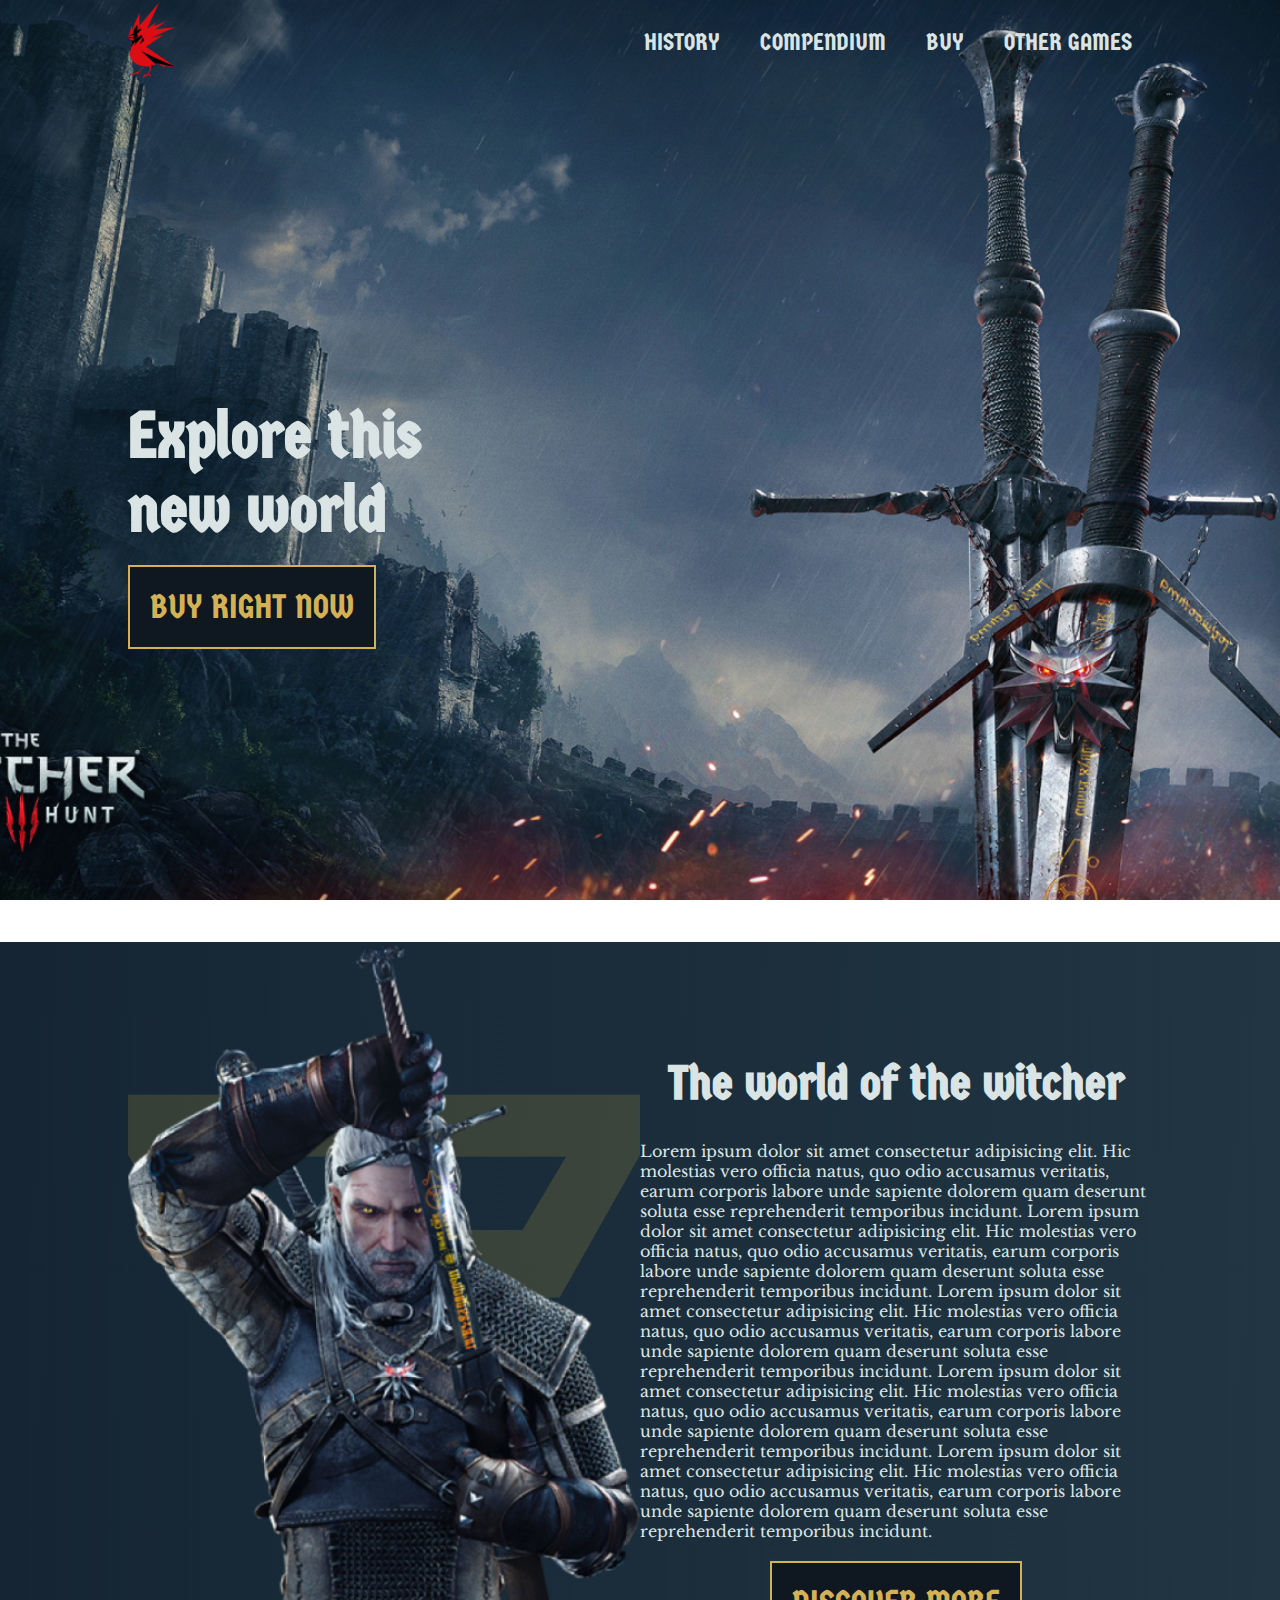
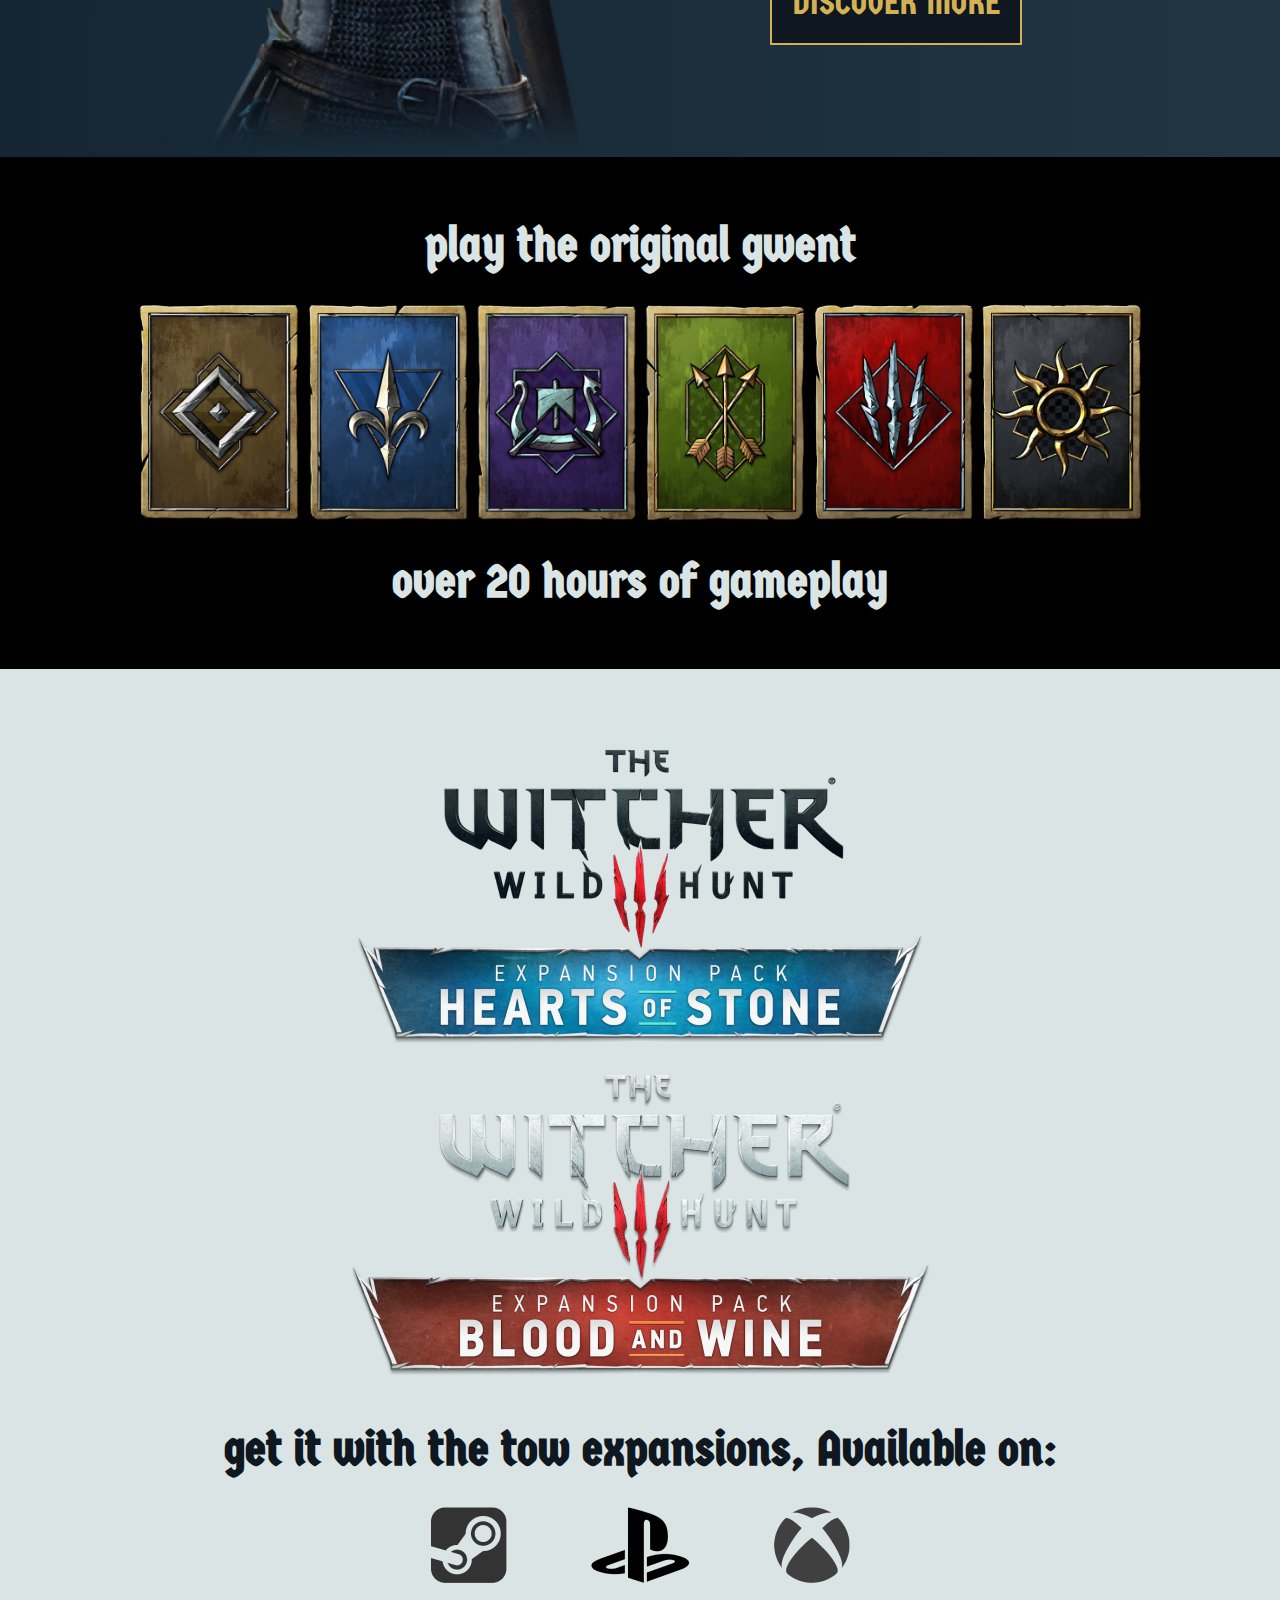
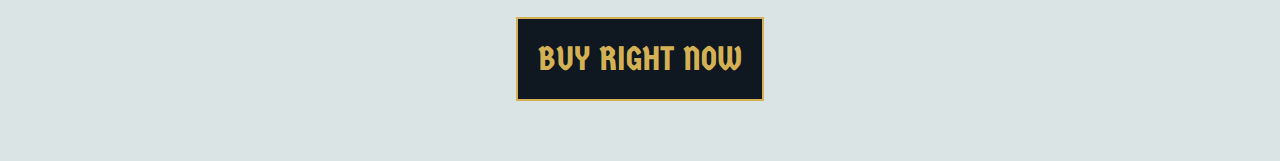
<file: index.html>
<!DOCTYPE html>
<html lang="en">

<head>
  <meta charset="UTF-8">
  <meta name="viewport" content="width=device-width, initial-scale=1.0">
  <meta http-equiv="X-UA-Compatible" content="ie=edge">
  <link rel="stylesheet" href="style.css">
  <link href="https://fonts.googleapis.com/css?family=Germania+One|Libre+Baskerville:400,700" rel="stylesheet">
  <title>The Witcher</title>
</head>

<body>
  <header class="home-header">
    <div class="container">
      <menu>
        <a class="index.html" ><img src="img/logo.png" alt=""></a>
        <ul>
          <li>
            <a href="history.html">history</a>
          </li>
          <li>
            <a href="compendium.html">compendium</a>
          </li>
          <li>
            <a href="buy.html">buy</a>
          </li>
          <li>
            <a href="other.html">other games</a>
          </li>
        </ul>
      </menu>
      <div class="home-text">
        <h1>Explore this new world</h1>
        <a href="" class="button">buy right now</a>
      </div>
    </div>
  </header>
  <section class="witcher-article">
    <div class="container article">
      <div class="geralt-img">
        <img src="img/geralt-home.png" alt="">
      </div>
      <article class="article-body">
        <h2>The world of the witcher</h2>
        <p class="text-article">Lorem ipsum dolor sit amet consectetur adipisicing elit. Hic molestias vero officia
          natus, quo odio accusamus
          veritatis, earum corporis labore unde sapiente dolorem quam deserunt soluta esse reprehenderit temporibus
          incidunt. Lorem ipsum dolor sit amet consectetur adipisicing elit. Hic molestias vero officia natus, quo odio
          accusamus
          veritatis, earum corporis labore unde sapiente dolorem quam deserunt soluta esse reprehenderit temporibus
          incidunt. Lorem ipsum dolor sit amet consectetur adipisicing elit. Hic molestias vero officia natus, quo odio
          accusamus
          veritatis, earum corporis labore unde sapiente dolorem quam deserunt soluta esse reprehenderit temporibus
          incidunt. Lorem ipsum dolor sit amet consectetur adipisicing elit. Hic molestias vero officia natus, quo odio
          accusamus
          veritatis, earum corporis labore unde sapiente dolorem quam deserunt soluta esse reprehenderit temporibus
          incidunt. Lorem ipsum dolor sit amet consectetur adipisicing elit. Hic molestias vero officia natus, quo odio
          accusamus
          veritatis, earum corporis labore unde sapiente dolorem quam deserunt soluta esse reprehenderit temporibus
          incidunt.</p>
        <a href="" class="button">Discover more</a>
      </article>
    </div>
  </section>

  <section class="gwent">
    <div class="container">
      <h2>play the original gwent</h2>
      <img src="img/gwent-home.png" class="gwent-img" alt="">
      <h2>over 20 hours of gameplay</h2>
    </div>
  </section>

  <footer class="home-footer">
    <div class="container">
      <div class="dlcs" >
        <img src="img/dlc-heart.png" alt="">
        <img src="img/dlc-blood.png" alt="">
      </div>
      <h2>get it with the tow expansions, Available on:</h2>
      <div class="plataforms" >
        <a href=""><img src="img/steam-logo.png" alt=""></a>
        <a href=""><img src="img/ps-logo.png" alt=""></a>
        <a href=""><img src="img/xbox-logo.png" alt=""></a>
      </div>
      <a href="" class="button">buy right now</a>
    </div>
  </footer>
</body>

</html>
</file>
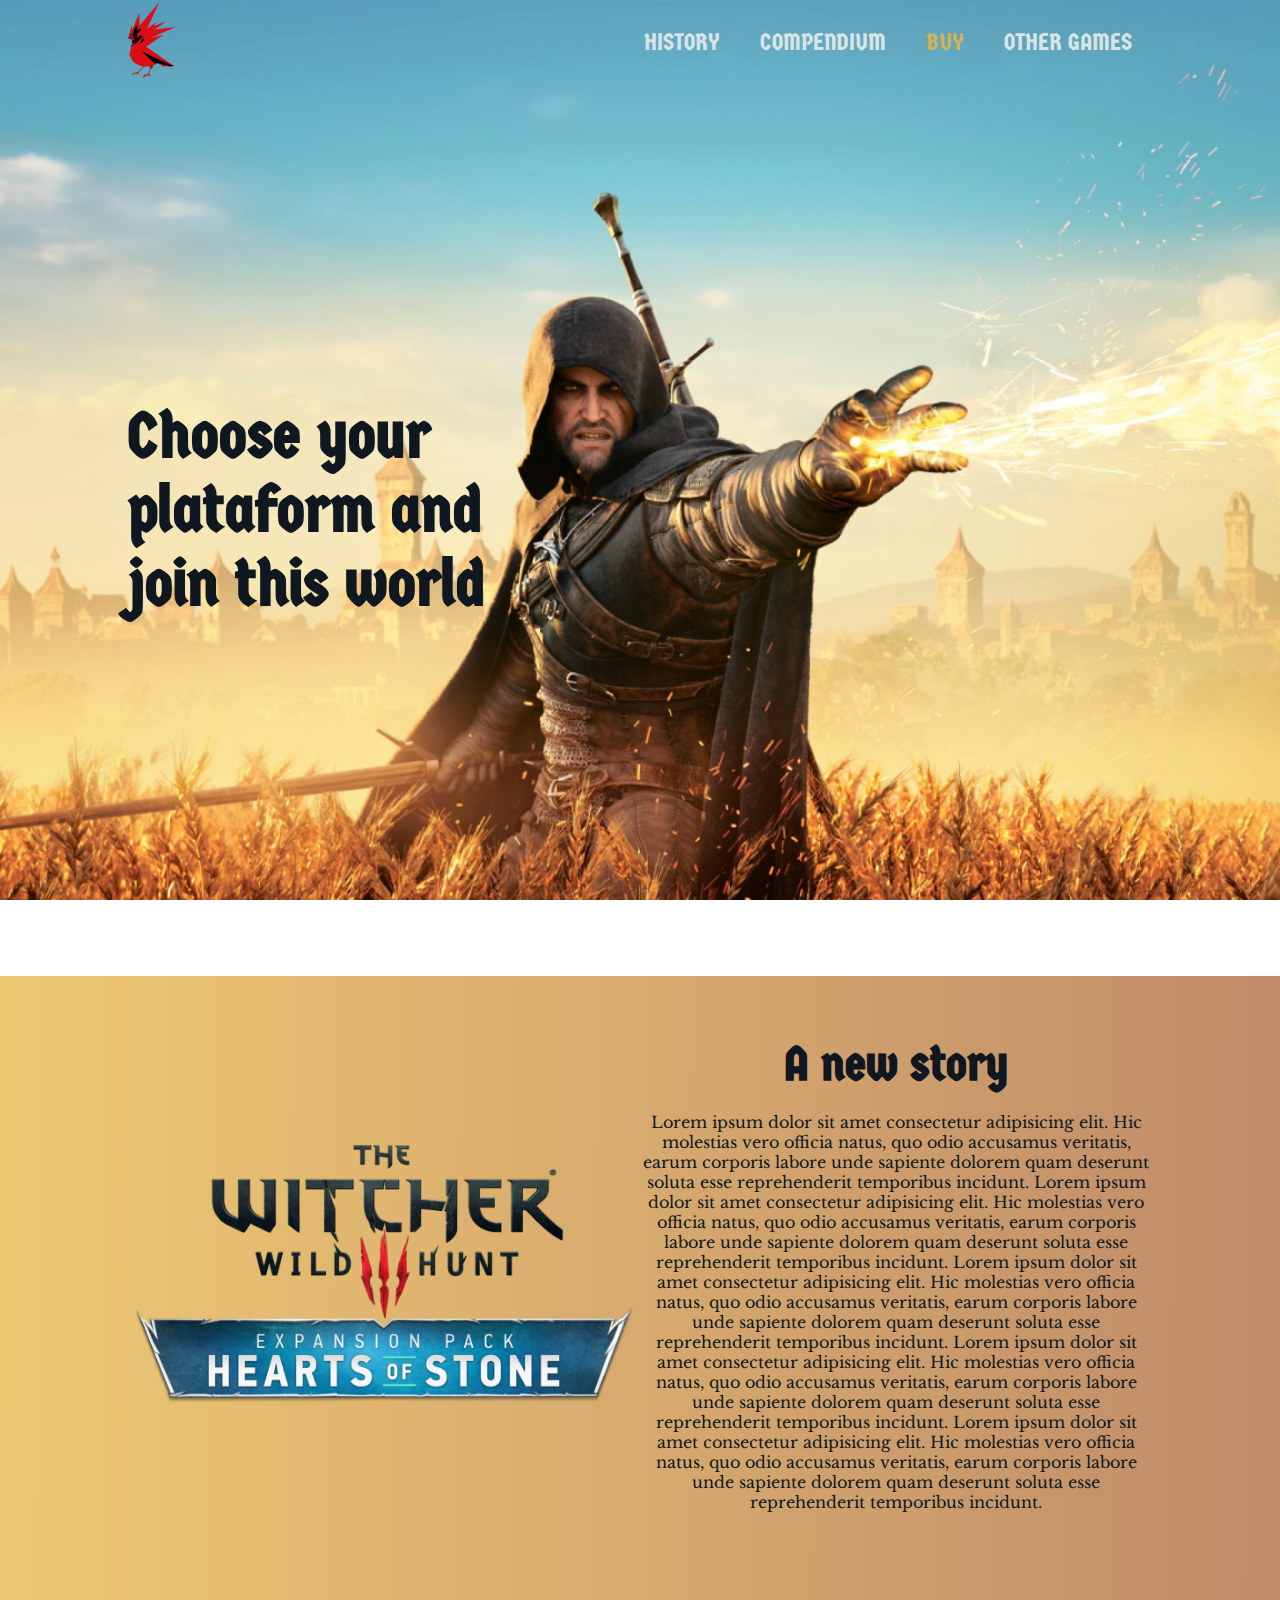
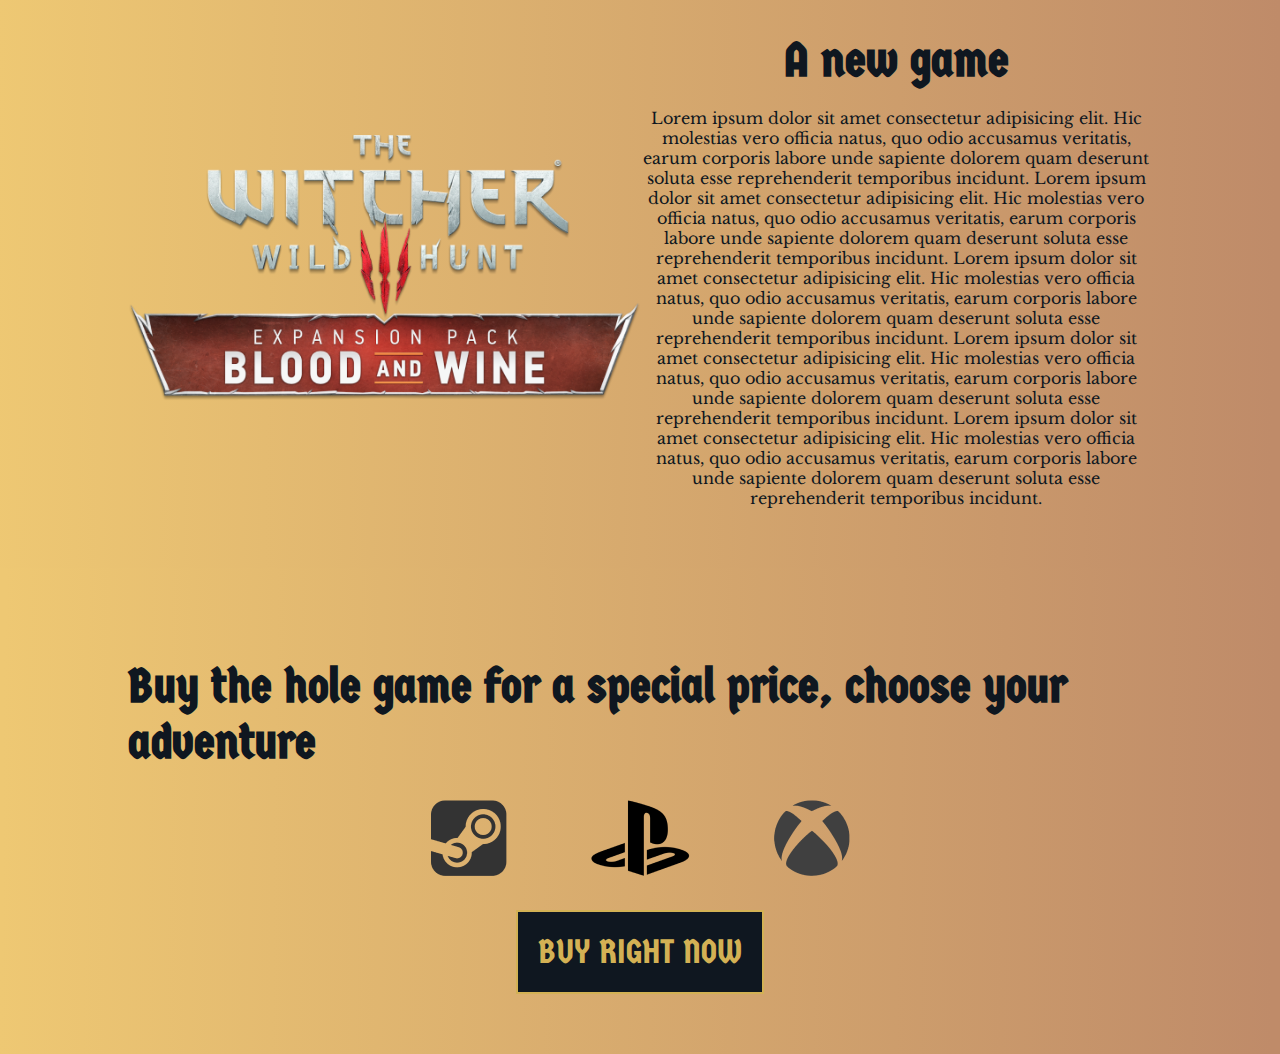
<file: buy.html>
<!DOCTYPE html>
<html lang="en">

<head>
  <meta charset="UTF-8">
  <meta name="viewport" content="width=device-width, initial-scale=1.0">
  <meta http-equiv="X-UA-Compatible" content="ie=edge">
  <link rel="stylesheet" href="style.css">
  <link href="https://fonts.googleapis.com/css?family=Germania+One|Libre+Baskerville:400,700" rel="stylesheet">
  <title>The Witcher</title>
</head>

<body>
  <header class="buy-header">
    <div class="container">
      <menu>
        <a href="index.html" ><img src="img/logo.png" alt=""></a>
        <ul>
          <li>
            <a href="history.html">history</a>
          </li>
          <li>
            <a href="compendium.html">compendium</a>
          </li>
          <li>
            <a href="buy.html" class="active">buy</a>
          </li>
          <li>
            <a href="other.html">other games</a>
          </li>
        </ul>
      </menu>
      <div class="home-text">
        <h1>Choose your plataform and join this world</h1>
      </div>
    </div>
  </header>
  <section class="witcher-buy-article">
    <div class="container article">
      <div class="dlc-img">
        <img src="img/dlc-heart.png" alt="">
      </div>
      <article class="article-body">
        <h2>A new story</h2>
        <p class="text-article">Lorem ipsum dolor sit amet consectetur adipisicing elit. Hic molestias vero officia
          natus, quo odio accusamus
          veritatis, earum corporis labore unde sapiente dolorem quam deserunt soluta esse reprehenderit temporibus
          incidunt. Lorem ipsum dolor sit amet consectetur adipisicing elit. Hic molestias vero officia natus, quo odio
          accusamus
          veritatis, earum corporis labore unde sapiente dolorem quam deserunt soluta esse reprehenderit temporibus
          incidunt. Lorem ipsum dolor sit amet consectetur adipisicing elit. Hic molestias vero officia natus, quo odio
          accusamus
          veritatis, earum corporis labore unde sapiente dolorem quam deserunt soluta esse reprehenderit temporibus
          incidunt. Lorem ipsum dolor sit amet consectetur adipisicing elit. Hic molestias vero officia natus, quo odio
          accusamus
          veritatis, earum corporis labore unde sapiente dolorem quam deserunt soluta esse reprehenderit temporibus
          incidunt. Lorem ipsum dolor sit amet consectetur adipisicing elit. Hic molestias vero officia natus, quo odio
          accusamus
          veritatis, earum corporis labore unde sapiente dolorem quam deserunt soluta esse reprehenderit temporibus
          incidunt.</p>
      </article>
    </div>
    <div class="container article">
      <div class="dlc-img">
        <img src="img/dlc-blood.png" alt="">
      </div>
      <article class="article-body">
        <h2>A new game</h2>
        <p class="text-article">Lorem ipsum dolor sit amet consectetur adipisicing elit. Hic molestias vero officia
          natus, quo odio accusamus
          veritatis, earum corporis labore unde sapiente dolorem quam deserunt soluta esse reprehenderit temporibus
          incidunt. Lorem ipsum dolor sit amet consectetur adipisicing elit. Hic molestias vero officia natus, quo odio
          accusamus
          veritatis, earum corporis labore unde sapiente dolorem quam deserunt soluta esse reprehenderit temporibus
          incidunt. Lorem ipsum dolor sit amet consectetur adipisicing elit. Hic molestias vero officia natus, quo odio
          accusamus
          veritatis, earum corporis labore unde sapiente dolorem quam deserunt soluta esse reprehenderit temporibus
          incidunt. Lorem ipsum dolor sit amet consectetur adipisicing elit. Hic molestias vero officia natus, quo odio
          accusamus
          veritatis, earum corporis labore unde sapiente dolorem quam deserunt soluta esse reprehenderit temporibus
          incidunt. Lorem ipsum dolor sit amet consectetur adipisicing elit. Hic molestias vero officia natus, quo odio
          accusamus
          veritatis, earum corporis labore unde sapiente dolorem quam deserunt soluta esse reprehenderit temporibus
          incidunt.</p>
      </article>
    </div>
  </section>

  <footer class="home-footer buy-footer">
    <div class="container">
      <h2>Buy the hole game for a special price, choose your adventure</h2>
      <div class="plataforms">
        <a href=""><img src="img/steam-logo.png" alt=""></a>
        <a href=""><img src="img/ps-logo.png" alt=""></a>
        <a href=""><img src="img/xbox-logo.png" alt=""></a>
      </div>
      <a href="" class="button">buy right now</a>
    </div>
  </footer>
</body>

</html>
</file>
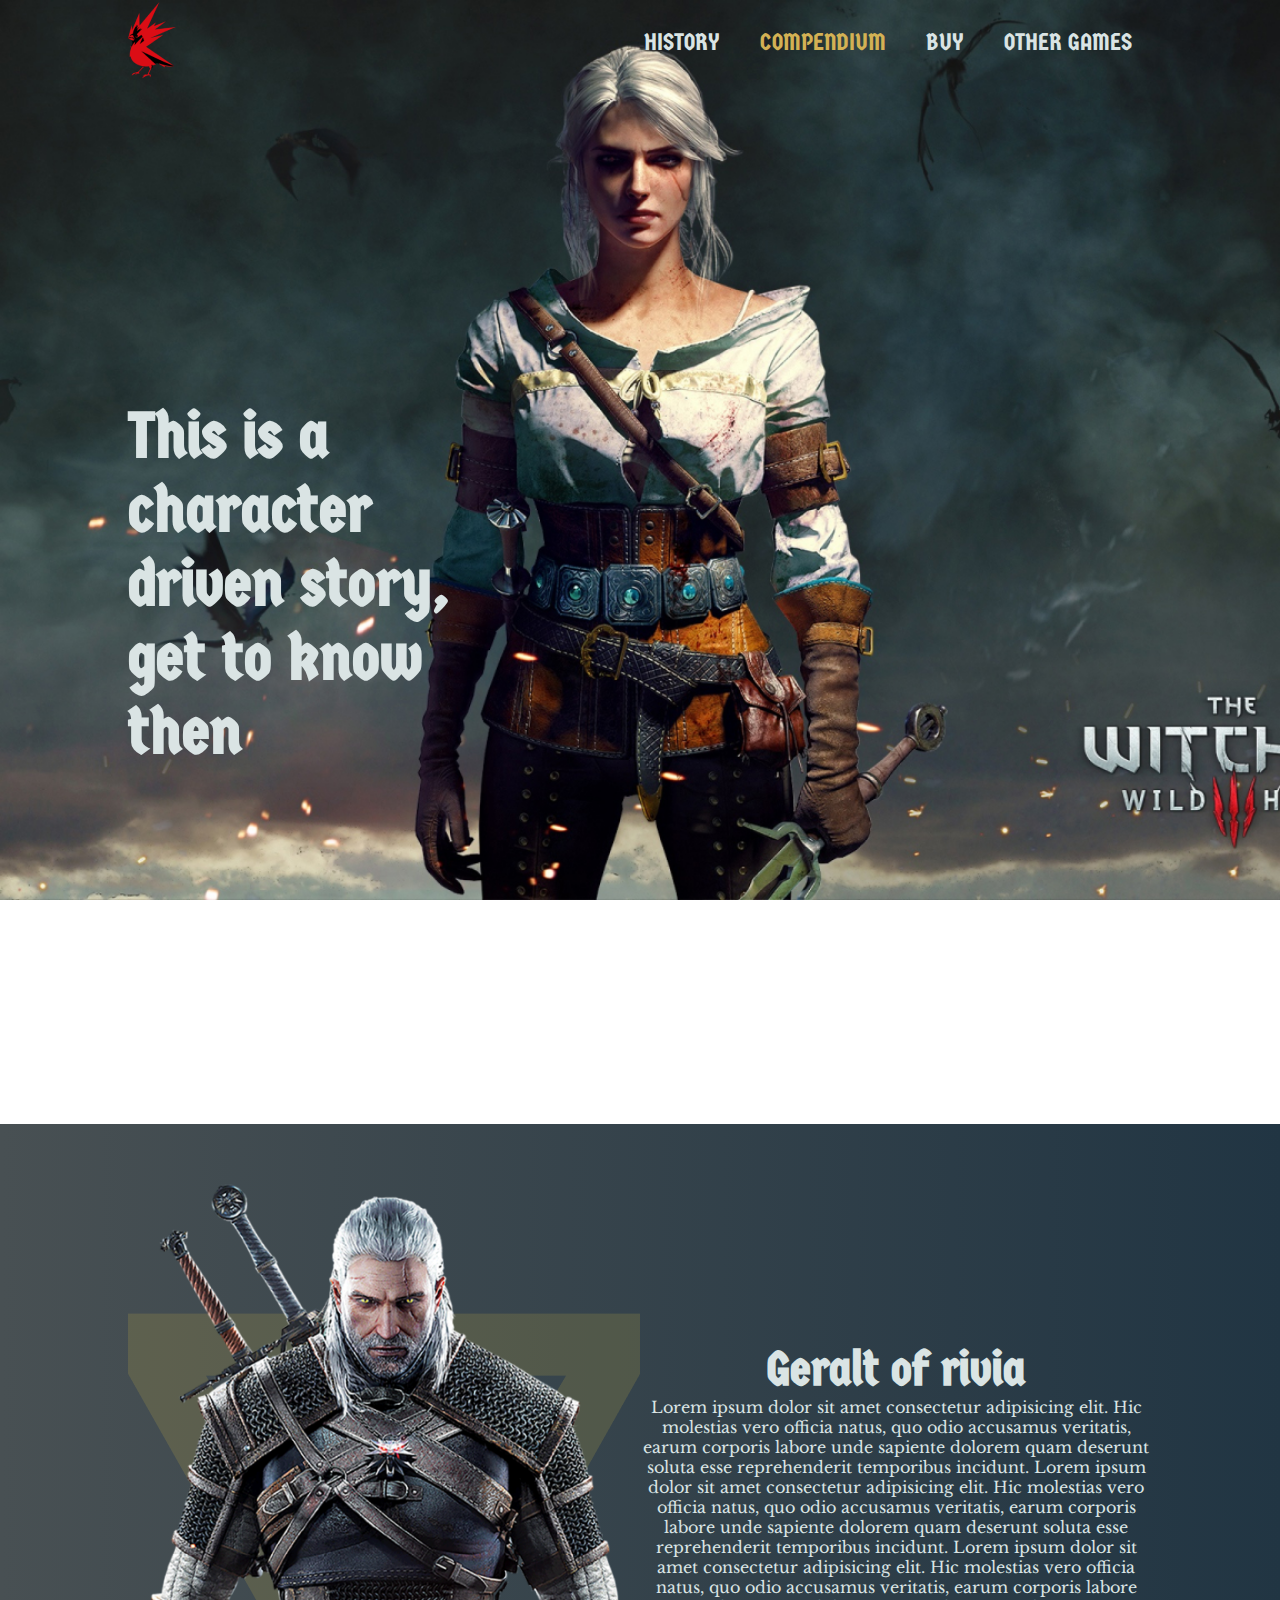
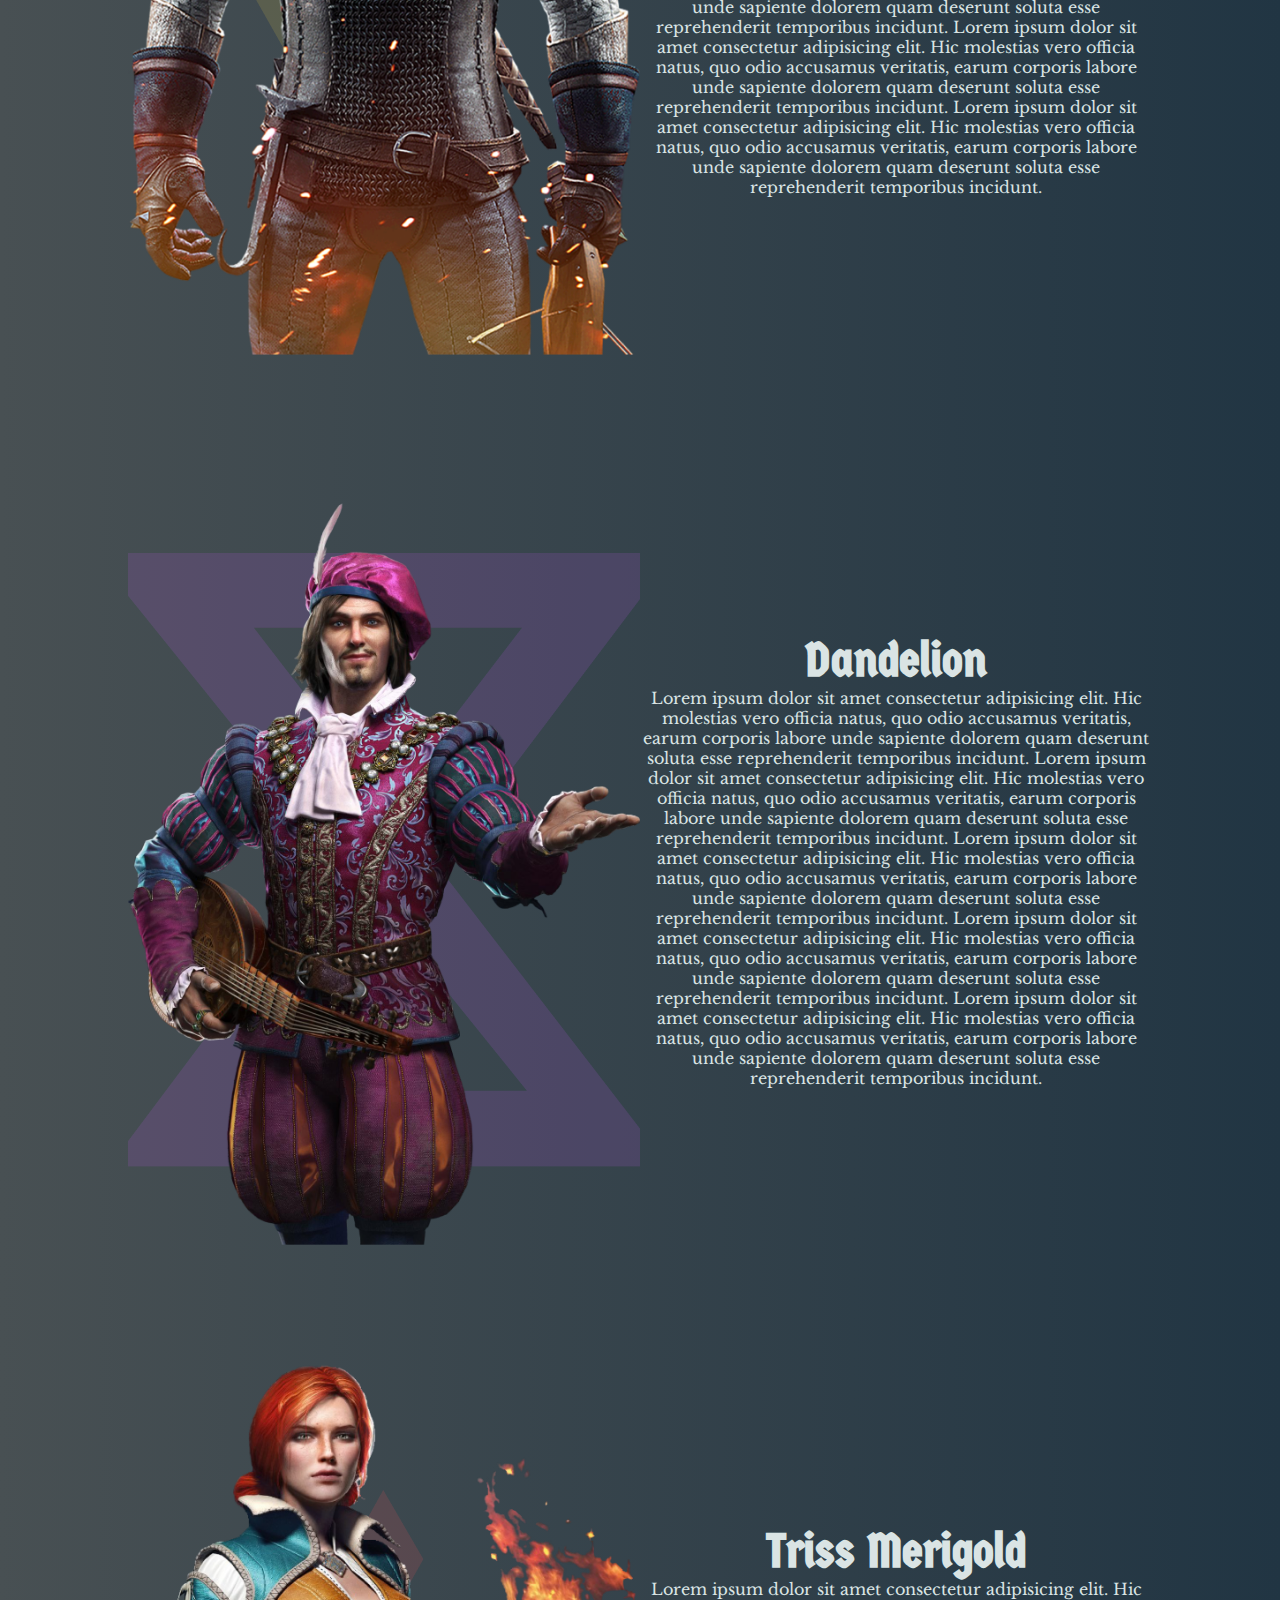
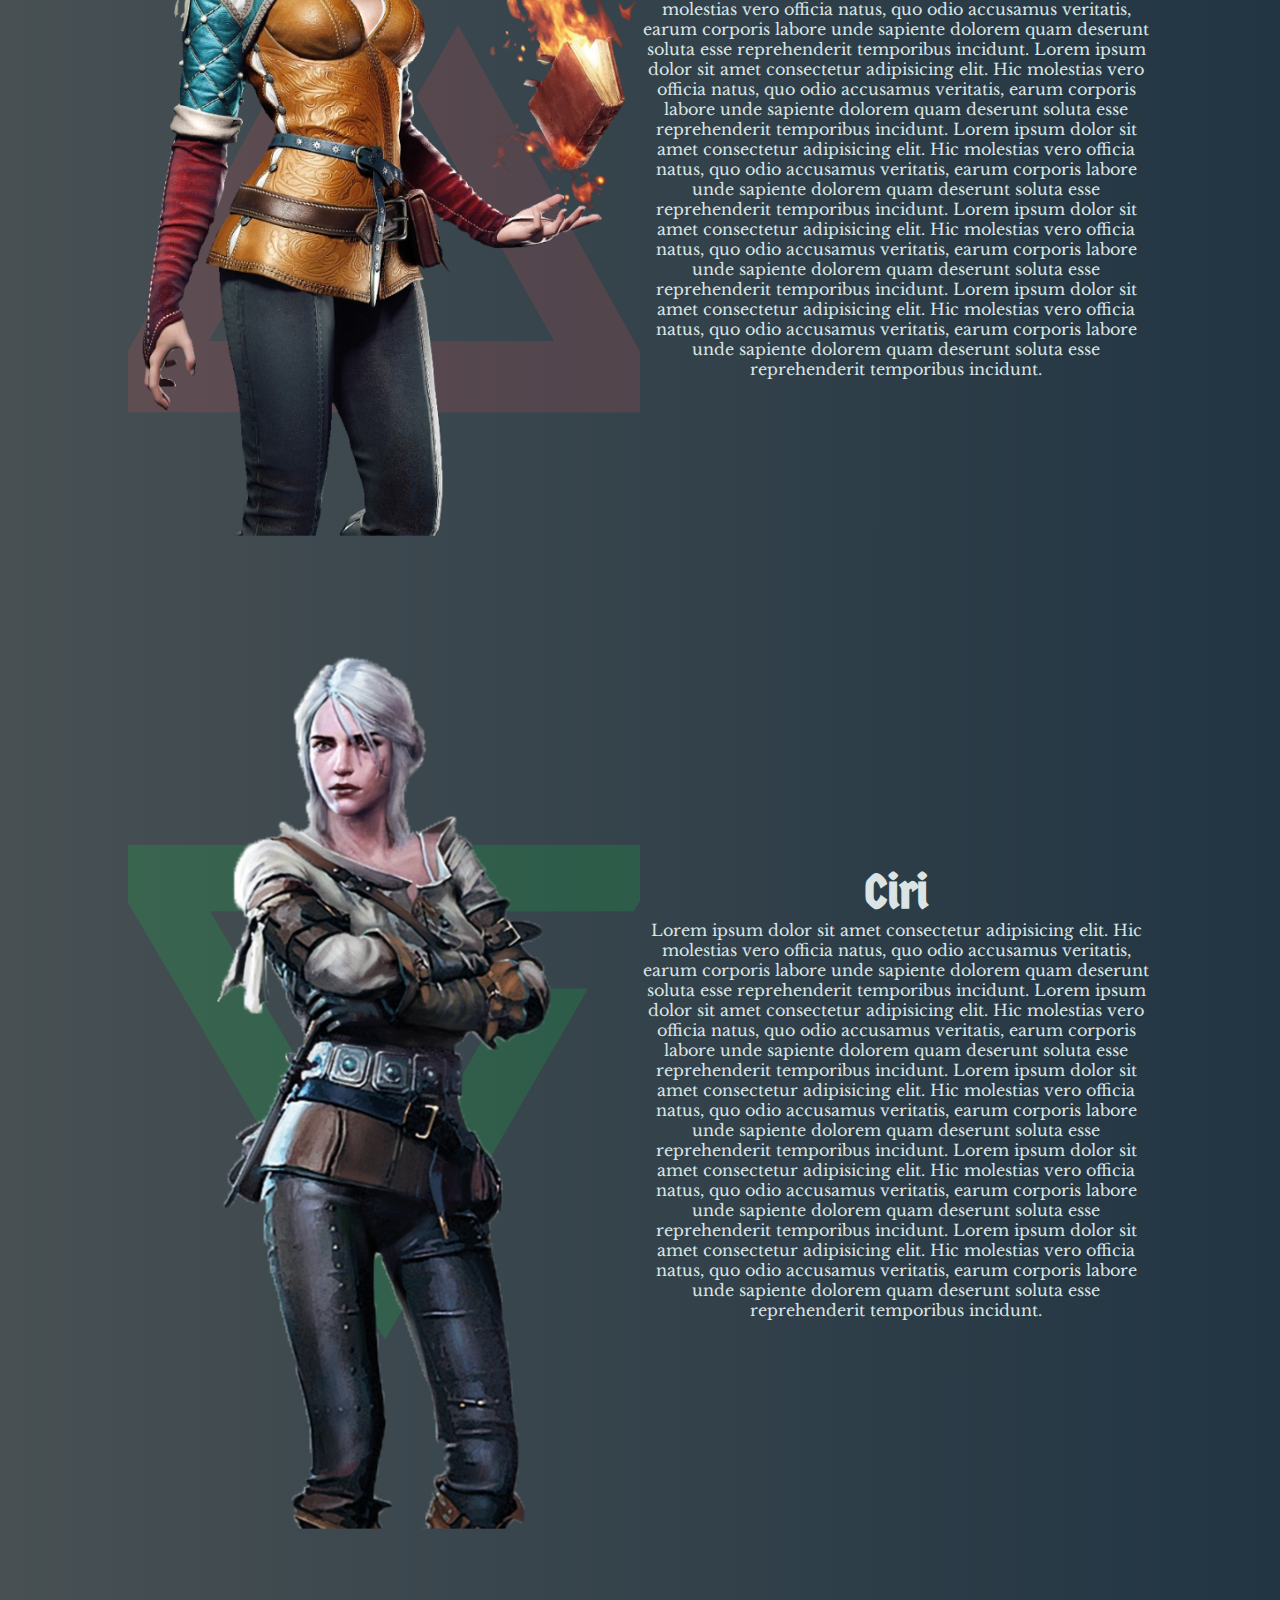
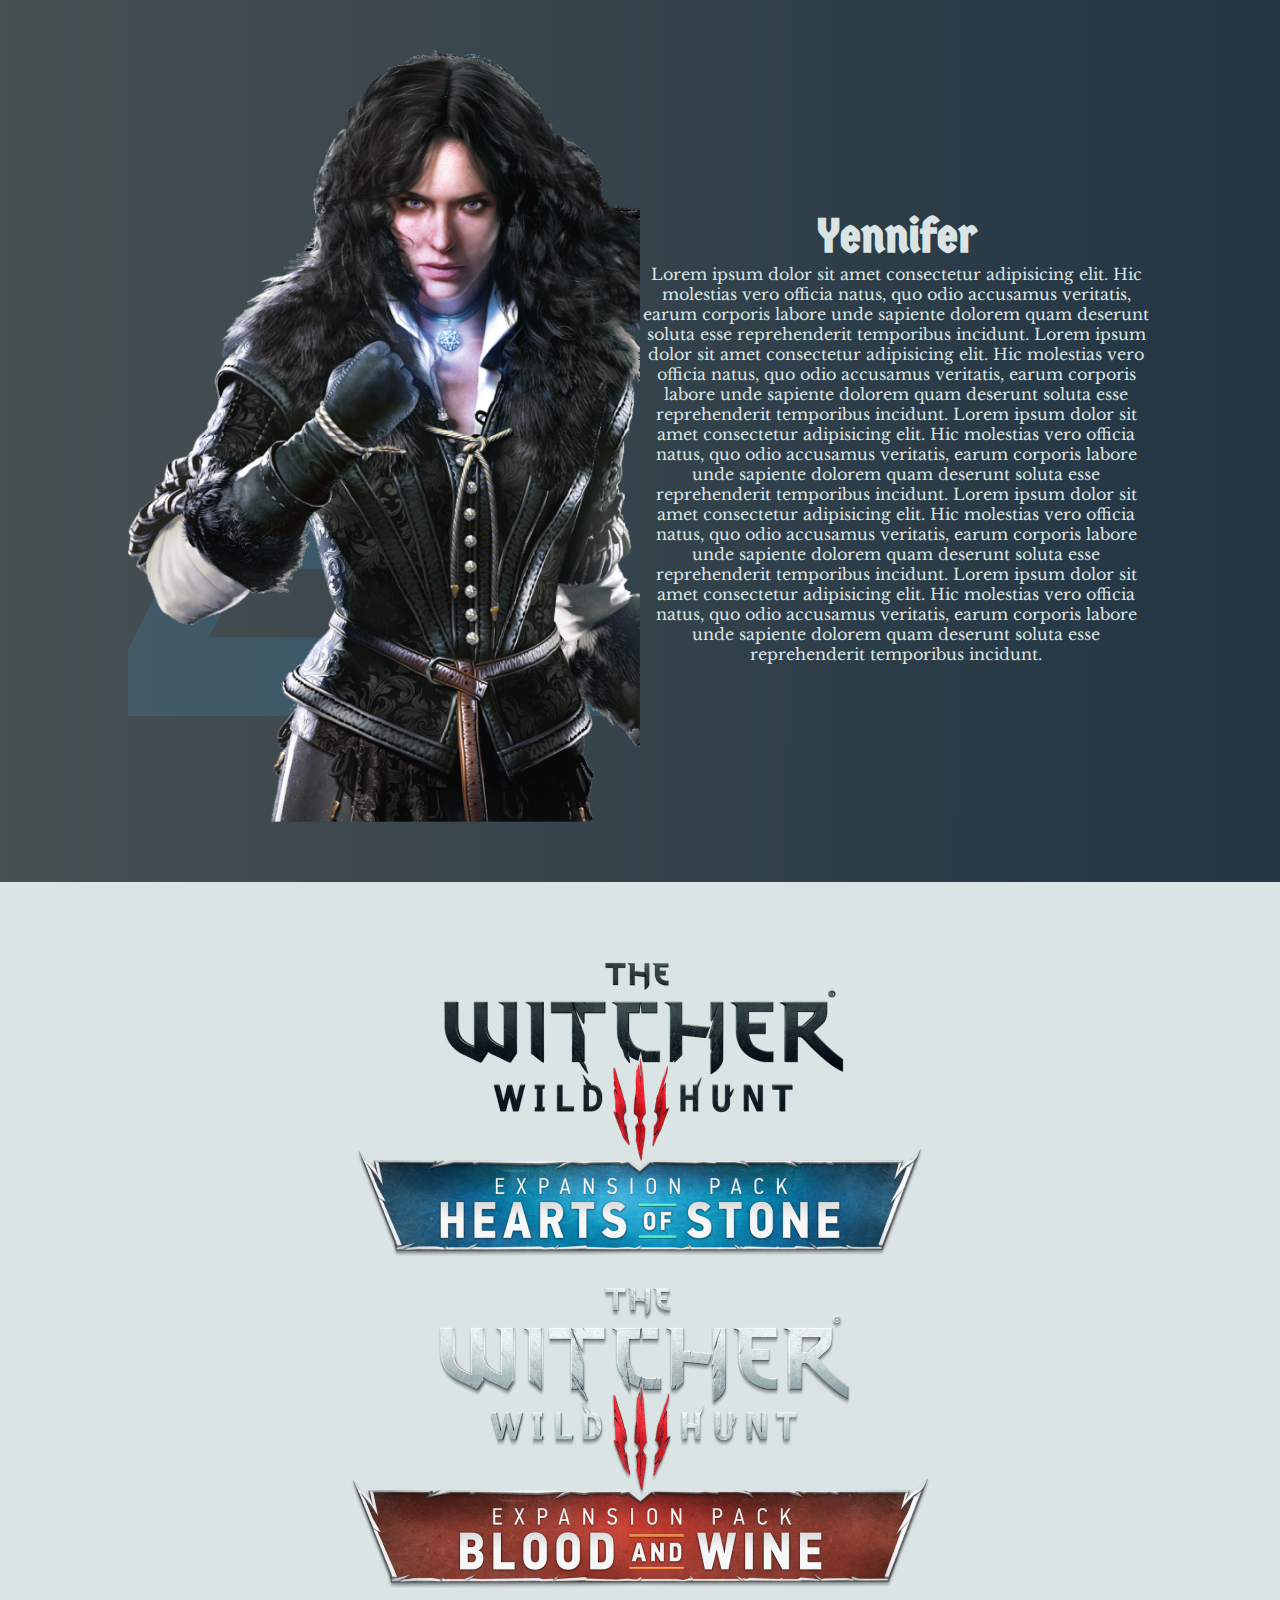
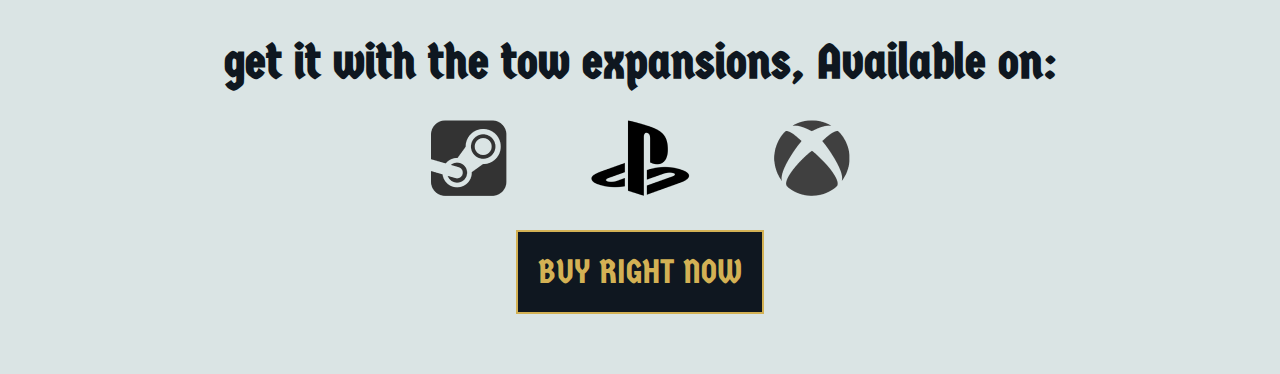
<file: compendium.html>
<!DOCTYPE html>
<html lang="en">

<head>
  <meta charset="UTF-8">
  <meta name="viewport" content="width=device-width, initial-scale=1.0">
  <meta http-equiv="X-UA-Compatible" content="ie=edge">
  <link rel="stylesheet" href="style.css">
  <link href="https://fonts.googleapis.com/css?family=Germania+One|Libre+Baskerville:400,700" rel="stylesheet">
  <title>The Witcher</title>
</head>

<body>
  <header class="compendium-header">
    <div class="container">
      <menu>
        <a href="index.html"><img src="img/logo.png" alt=""></a>
        <ul>
          <li>
            <a href="history.html">history</a>
          </li>
          <li>
            <a href="compendium.html" class="active">compendium</a>
          </li>
          <li>
            <a href="buy.html">buy</a>
          </li>
          <li>
            <a href="other.html">other games</a>
          </li>
        </ul>
      </menu>
      <div class="home-text">
        <h1>This is a character driven story, get to know then</h1>
      </div>
    </div>
  </header>
  <section class="witcher-compendium-article">
    <div class="container article">
      <div class="char-img geralt-img">
        <img src="img/compendium-geralt.png" alt="">
      </div>
      <article class="article-body">
        <h2>Geralt of rivia</h2>
        <p class="text-article">Lorem ipsum dolor sit amet consectetur adipisicing elit. Hic molestias vero officia
          natus, quo odio accusamus
          veritatis, earum corporis labore unde sapiente dolorem quam deserunt soluta esse reprehenderit temporibus
          incidunt. Lorem ipsum dolor sit amet consectetur adipisicing elit. Hic molestias vero officia natus, quo odio
          accusamus
          veritatis, earum corporis labore unde sapiente dolorem quam deserunt soluta esse reprehenderit temporibus
          incidunt. Lorem ipsum dolor sit amet consectetur adipisicing elit. Hic molestias vero officia natus, quo odio
          accusamus
          veritatis, earum corporis labore unde sapiente dolorem quam deserunt soluta esse reprehenderit temporibus
          incidunt. Lorem ipsum dolor sit amet consectetur adipisicing elit. Hic molestias vero officia natus, quo odio
          accusamus
          veritatis, earum corporis labore unde sapiente dolorem quam deserunt soluta esse reprehenderit temporibus
          incidunt. Lorem ipsum dolor sit amet consectetur adipisicing elit. Hic molestias vero officia natus, quo odio
          accusamus
          veritatis, earum corporis labore unde sapiente dolorem quam deserunt soluta esse reprehenderit temporibus
          incidunt.</p>
      </article>
    </div>
    <div class="container article">
      <div class="char-img dandelion-img">
        <img src="img/compendium-dandelion.png" alt="">
      </div>
      <article class="article-body">
        <h2>Dandelion</h2>
        <p class="text-article">Lorem ipsum dolor sit amet consectetur adipisicing elit. Hic molestias vero officia
          natus, quo odio accusamus
          veritatis, earum corporis labore unde sapiente dolorem quam deserunt soluta esse reprehenderit temporibus
          incidunt. Lorem ipsum dolor sit amet consectetur adipisicing elit. Hic molestias vero officia natus, quo odio
          accusamus
          veritatis, earum corporis labore unde sapiente dolorem quam deserunt soluta esse reprehenderit temporibus
          incidunt. Lorem ipsum dolor sit amet consectetur adipisicing elit. Hic molestias vero officia natus, quo odio
          accusamus
          veritatis, earum corporis labore unde sapiente dolorem quam deserunt soluta esse reprehenderit temporibus
          incidunt. Lorem ipsum dolor sit amet consectetur adipisicing elit. Hic molestias vero officia natus, quo odio
          accusamus
          veritatis, earum corporis labore unde sapiente dolorem quam deserunt soluta esse reprehenderit temporibus
          incidunt. Lorem ipsum dolor sit amet consectetur adipisicing elit. Hic molestias vero officia natus, quo odio
          accusamus
          veritatis, earum corporis labore unde sapiente dolorem quam deserunt soluta esse reprehenderit temporibus
          incidunt.</p>
      </article>
    </div>
    <div class="container article">
      <div class="char-img triss-img">
        <img src="img/compendium-triss.png" alt="">
      </div>
      <article class="article-body">
        <h2>Triss Merigold</h2>
        <p class="text-article">Lorem ipsum dolor sit amet consectetur adipisicing elit. Hic molestias vero officia
          natus, quo odio accusamus
          veritatis, earum corporis labore unde sapiente dolorem quam deserunt soluta esse reprehenderit temporibus
          incidunt. Lorem ipsum dolor sit amet consectetur adipisicing elit. Hic molestias vero officia natus, quo odio
          accusamus
          veritatis, earum corporis labore unde sapiente dolorem quam deserunt soluta esse reprehenderit temporibus
          incidunt. Lorem ipsum dolor sit amet consectetur adipisicing elit. Hic molestias vero officia natus, quo odio
          accusamus
          veritatis, earum corporis labore unde sapiente dolorem quam deserunt soluta esse reprehenderit temporibus
          incidunt. Lorem ipsum dolor sit amet consectetur adipisicing elit. Hic molestias vero officia natus, quo odio
          accusamus
          veritatis, earum corporis labore unde sapiente dolorem quam deserunt soluta esse reprehenderit temporibus
          incidunt. Lorem ipsum dolor sit amet consectetur adipisicing elit. Hic molestias vero officia natus, quo odio
          accusamus
          veritatis, earum corporis labore unde sapiente dolorem quam deserunt soluta esse reprehenderit temporibus
          incidunt.</p>
      </article>
    </div>
    <div class="container article">
      <div class="char-img ciri-img">
        <img src="img/compendium-ciri.png" alt="">
      </div>
      <article class="article-body">
        <h2>Ciri</h2>
        <p class="text-article">Lorem ipsum dolor sit amet consectetur adipisicing elit. Hic molestias vero officia
          natus, quo odio accusamus
          veritatis, earum corporis labore unde sapiente dolorem quam deserunt soluta esse reprehenderit temporibus
          incidunt. Lorem ipsum dolor sit amet consectetur adipisicing elit. Hic molestias vero officia natus, quo odio
          accusamus
          veritatis, earum corporis labore unde sapiente dolorem quam deserunt soluta esse reprehenderit temporibus
          incidunt. Lorem ipsum dolor sit amet consectetur adipisicing elit. Hic molestias vero officia natus, quo odio
          accusamus
          veritatis, earum corporis labore unde sapiente dolorem quam deserunt soluta esse reprehenderit temporibus
          incidunt. Lorem ipsum dolor sit amet consectetur adipisicing elit. Hic molestias vero officia natus, quo odio
          accusamus
          veritatis, earum corporis labore unde sapiente dolorem quam deserunt soluta esse reprehenderit temporibus
          incidunt. Lorem ipsum dolor sit amet consectetur adipisicing elit. Hic molestias vero officia natus, quo odio
          accusamus
          veritatis, earum corporis labore unde sapiente dolorem quam deserunt soluta esse reprehenderit temporibus
          incidunt.</p>
      </article>
    </div>
    <div class="container article">
      <div class="char-img yen-img">
        <img src="img/compendium-yen.png" alt="">
      </div>
      <article class="article-body">
        <h2>Yennifer</h2>
        <p class="text-article">Lorem ipsum dolor sit amet consectetur adipisicing elit. Hic molestias vero officia
          natus, quo odio accusamus
          veritatis, earum corporis labore unde sapiente dolorem quam deserunt soluta esse reprehenderit temporibus
          incidunt. Lorem ipsum dolor sit amet consectetur adipisicing elit. Hic molestias vero officia natus, quo odio
          accusamus
          veritatis, earum corporis labore unde sapiente dolorem quam deserunt soluta esse reprehenderit temporibus
          incidunt. Lorem ipsum dolor sit amet consectetur adipisicing elit. Hic molestias vero officia natus, quo odio
          accusamus
          veritatis, earum corporis labore unde sapiente dolorem quam deserunt soluta esse reprehenderit temporibus
          incidunt. Lorem ipsum dolor sit amet consectetur adipisicing elit. Hic molestias vero officia natus, quo odio
          accusamus
          veritatis, earum corporis labore unde sapiente dolorem quam deserunt soluta esse reprehenderit temporibus
          incidunt. Lorem ipsum dolor sit amet consectetur adipisicing elit. Hic molestias vero officia natus, quo odio
          accusamus
          veritatis, earum corporis labore unde sapiente dolorem quam deserunt soluta esse reprehenderit temporibus
          incidunt.</p>
      </article>
    </div>

  </section>

  <footer class="home-footer">
    <div class="container">
      <div class="dlcs">
        <img src="img/dlc-heart.png" alt="">
        <img src="img/dlc-blood.png" alt="">
      </div>
      <h2>get it with the tow expansions, Available on:</h2>
      <div class="plataforms">
        <a href=""><img src="img/steam-logo.png" alt=""></a>
        <a href=""><img src="img/ps-logo.png" alt=""></a>
        <a href=""><img src="img/xbox-logo.png" alt=""></a>
      </div>
      <a href="" class="button">buy right now</a>
    </div>
  </footer>
</body>

</html>
</file>
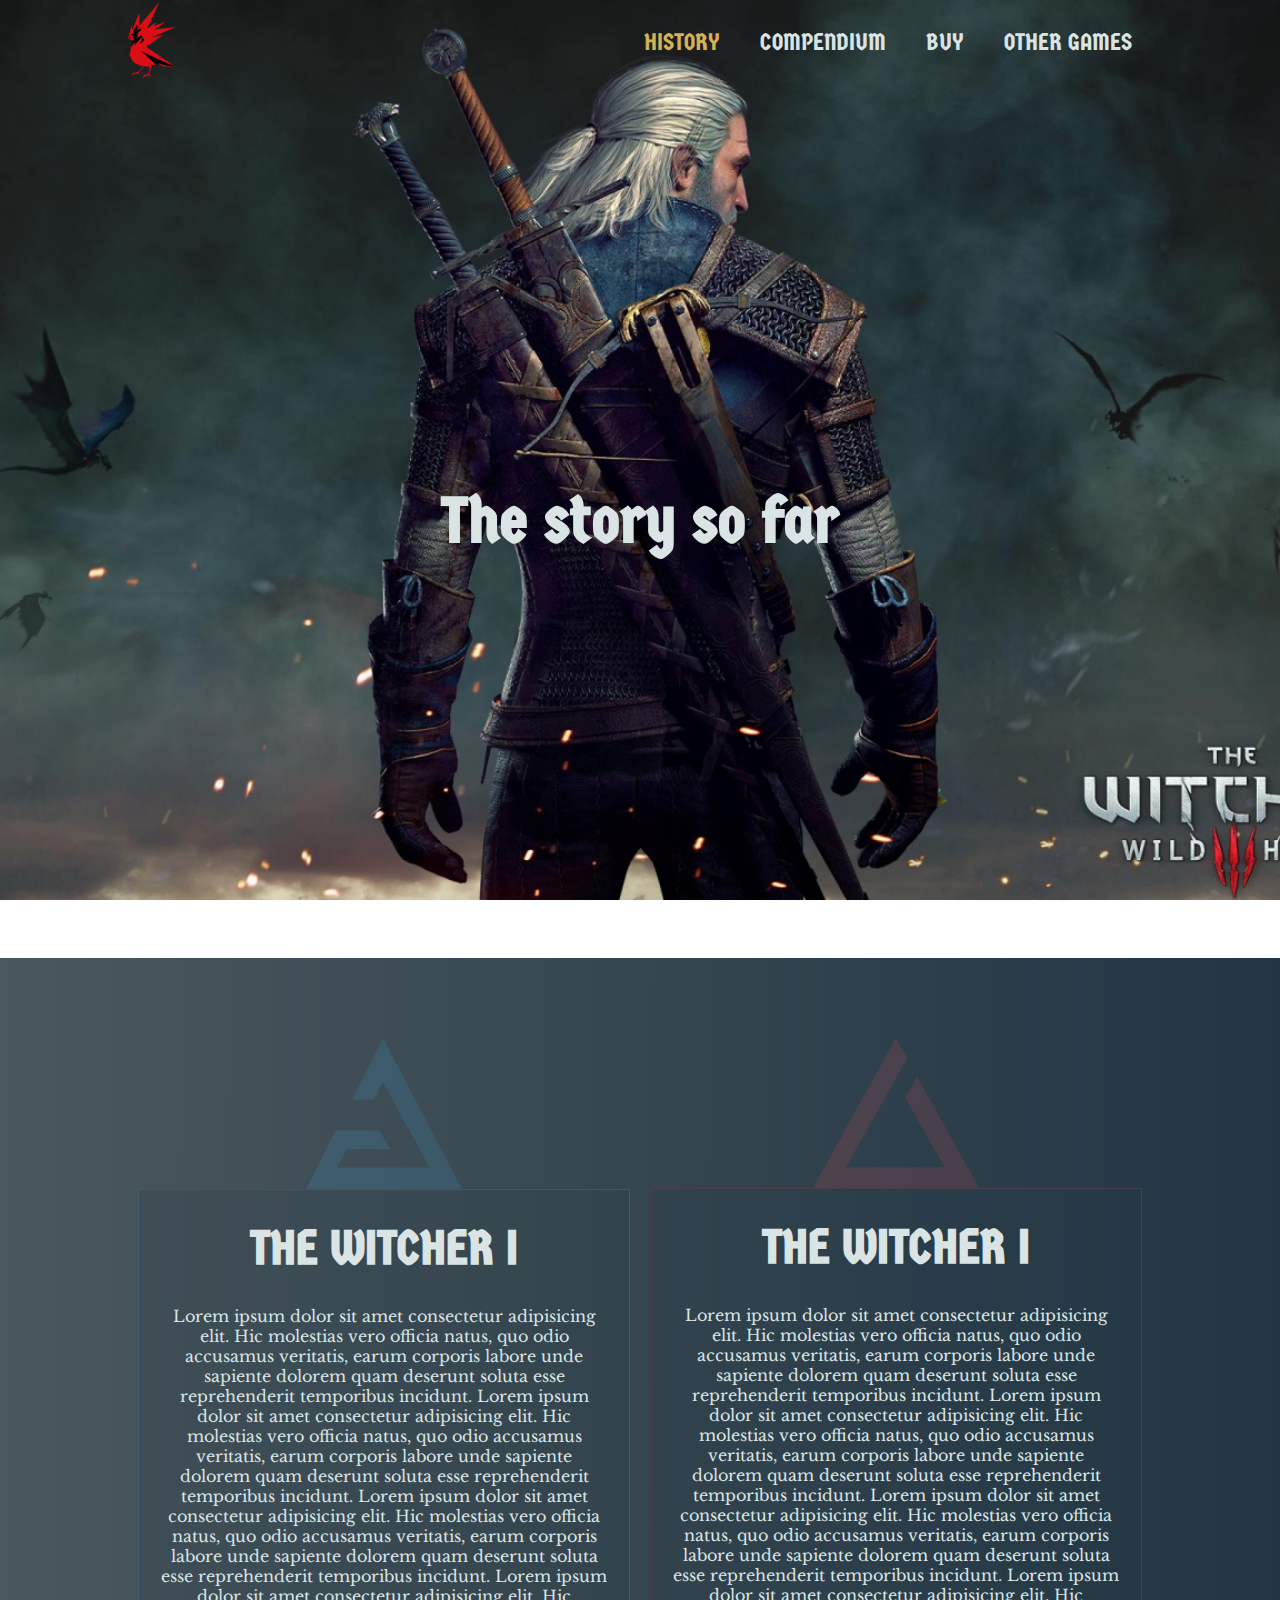
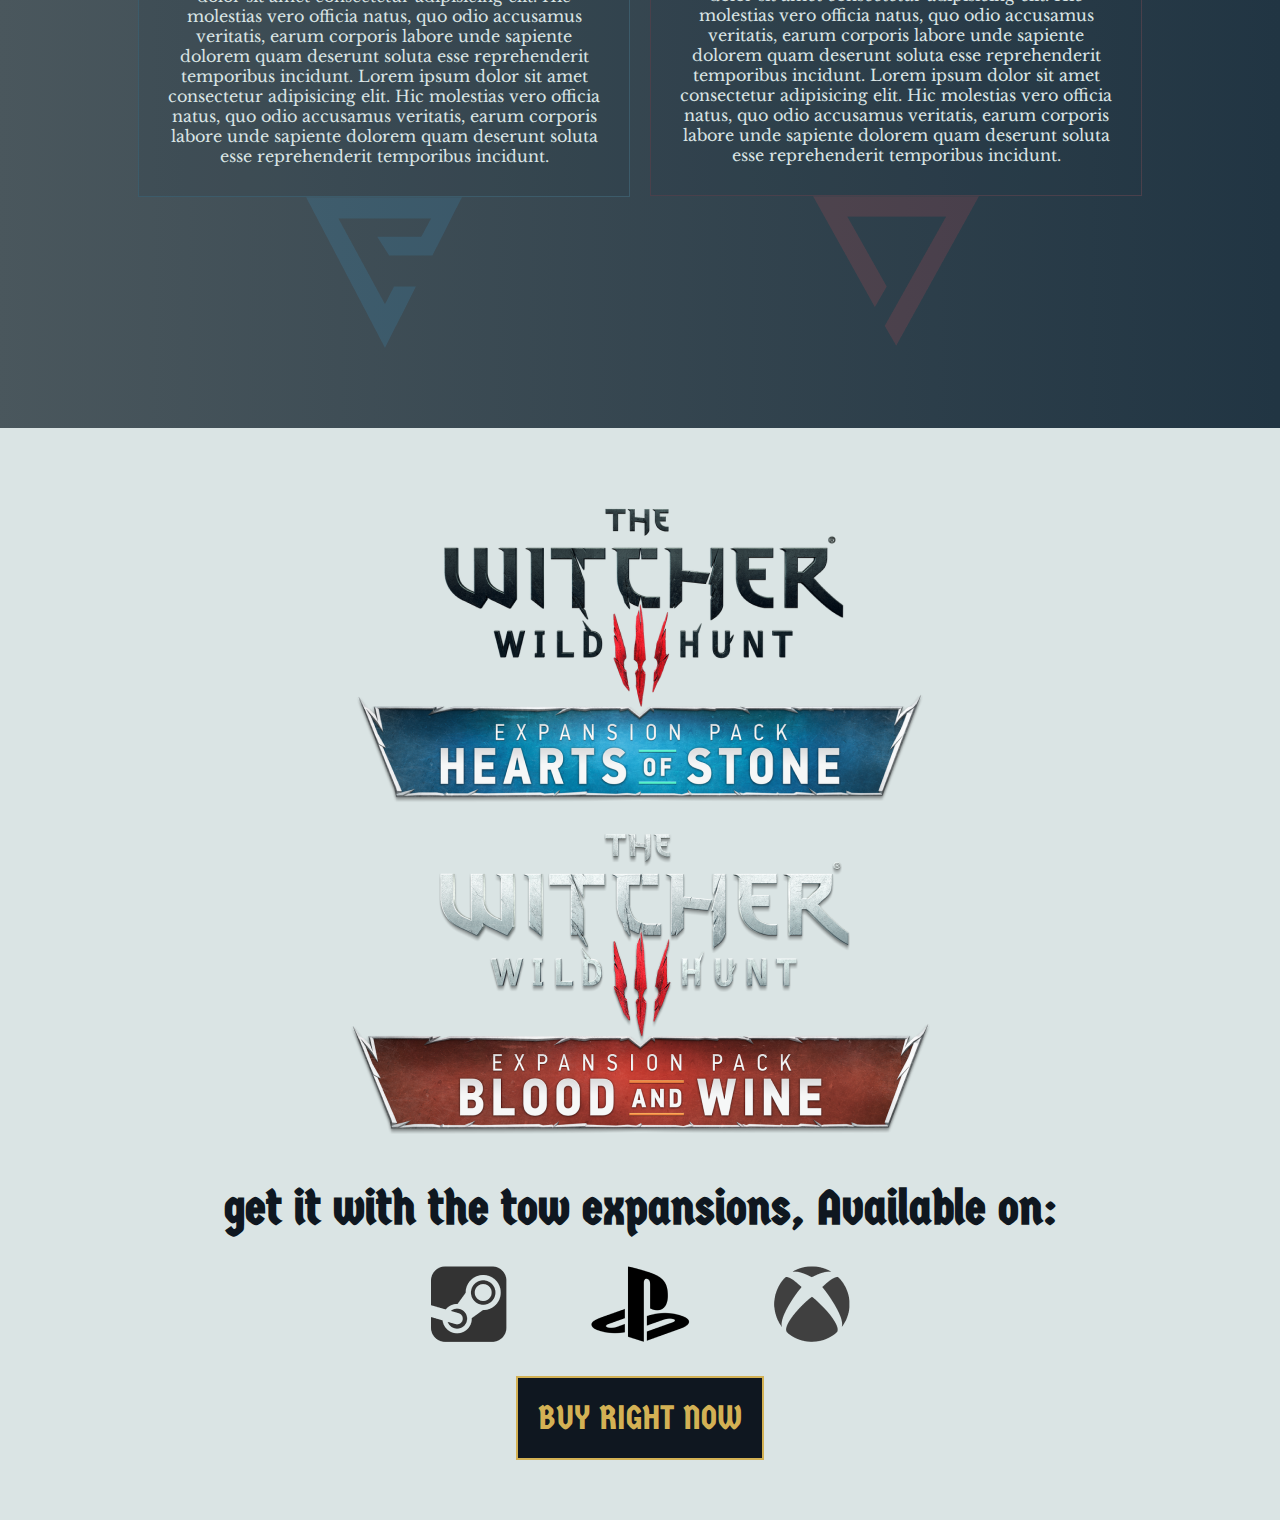
<file: history.html>
<!DOCTYPE html>
<html lang="en">

<head>
  <meta charset="UTF-8">
  <meta name="viewport" content="width=device-width, initial-scale=1.0">
  <meta http-equiv="X-UA-Compatible" content="ie=edge">
  <link rel="stylesheet" href="style.css">
  <link href="https://fonts.googleapis.com/css?family=Germania+One|Libre+Baskerville:400,700" rel="stylesheet">
  <title>The Witcher history</title>
</head>

<body>
  <header class="history-header">
    <div class="container">
      <menu>
        <a href="index.html" ><img src="img/logo.png" alt=""></a>
        <ul>
          <li>
            <a href="history.html" class="active">history</a>
          </li>
          <li>
            <a href="compendium.html">compendium</a>
          </li>
          <li>
            <a href="buy.html">buy</a>
          </li>
          <li>
            <a href="other.html">other games</a>
          </li>
        </ul>
      </menu>
      <div class="header-history-text">
        <h1>The story so far</h1>
      </div>
    </div>
  </header>
  <section class="witcher-history-article">
    <div class="container article">
      <article class="article-body">
        <img src="img/separetor-blue.png" alt="">
        <div class="article-block">
          <h2>The witcher i</h2>
          <p class="text-article">Lorem ipsum dolor sit amet consectetur adipisicing elit. Hic molestias vero officia
            natus, quo odio accusamus
            veritatis, earum corporis labore unde sapiente dolorem quam deserunt soluta esse reprehenderit temporibus
            incidunt. Lorem ipsum dolor sit amet consectetur adipisicing elit. Hic molestias vero officia natus, quo
            odio
            accusamus
            veritatis, earum corporis labore unde sapiente dolorem quam deserunt soluta esse reprehenderit temporibus
            incidunt. Lorem ipsum dolor sit amet consectetur adipisicing elit. Hic molestias vero officia natus, quo
            odio
            accusamus
            veritatis, earum corporis labore unde sapiente dolorem quam deserunt soluta esse reprehenderit temporibus
            incidunt. Lorem ipsum dolor sit amet consectetur adipisicing elit. Hic molestias vero officia natus, quo
            odio
            accusamus
            veritatis, earum corporis labore unde sapiente dolorem quam deserunt soluta esse reprehenderit temporibus
            incidunt. Lorem ipsum dolor sit amet consectetur adipisicing elit. Hic molestias vero officia natus, quo
            odio
            accusamus
            veritatis, earum corporis labore unde sapiente dolorem quam deserunt soluta esse reprehenderit temporibus
            incidunt.</p>
        </div>
        <img src="img/separetor-blue.png" class="img-rotated" alt="">
      </article>
      <article class="article-body">
        <img src="img/separetor-red.png" alt="">
        <div class="article-block red">
          <h2>The witcher i</h2>
          <p class="text-article">Lorem ipsum dolor sit amet consectetur adipisicing elit. Hic molestias vero officia
            natus, quo odio accusamus
            veritatis, earum corporis labore unde sapiente dolorem quam deserunt soluta esse reprehenderit temporibus
            incidunt. Lorem ipsum dolor sit amet consectetur adipisicing elit. Hic molestias vero officia natus, quo
            odio
            accusamus
            veritatis, earum corporis labore unde sapiente dolorem quam deserunt soluta esse reprehenderit temporibus
            incidunt. Lorem ipsum dolor sit amet consectetur adipisicing elit. Hic molestias vero officia natus, quo
            odio
            accusamus
            veritatis, earum corporis labore unde sapiente dolorem quam deserunt soluta esse reprehenderit temporibus
            incidunt. Lorem ipsum dolor sit amet consectetur adipisicing elit. Hic molestias vero officia natus, quo
            odio
            accusamus
            veritatis, earum corporis labore unde sapiente dolorem quam deserunt soluta esse reprehenderit temporibus
            incidunt. Lorem ipsum dolor sit amet consectetur adipisicing elit. Hic molestias vero officia natus, quo
            odio
            accusamus
            veritatis, earum corporis labore unde sapiente dolorem quam deserunt soluta esse reprehenderit temporibus
            incidunt.</p>
        </div>
        <img src="img/separetor-red.png" class="img-rotated" alt="">
      </article>
    </div>
  </section>

  <footer class="home-footer">
    <div class="container">
      <div class="dlcs">
        <img src="img/dlc-heart.png" alt="">
        <img src="img/dlc-blood.png" alt="">
      </div>
      <h2>get it with the tow expansions, Available on:</h2>
      <div class="plataforms">
        <a href=""><img src="img/steam-logo.png" alt=""></a>
        <a href=""><img src="img/ps-logo.png" alt=""></a>
        <a href=""><img src="img/xbox-logo.png" alt=""></a>
      </div>
      <a href="" class="button">buy right now</a>
    </div>
  </footer>
</body>

</html>
</file>
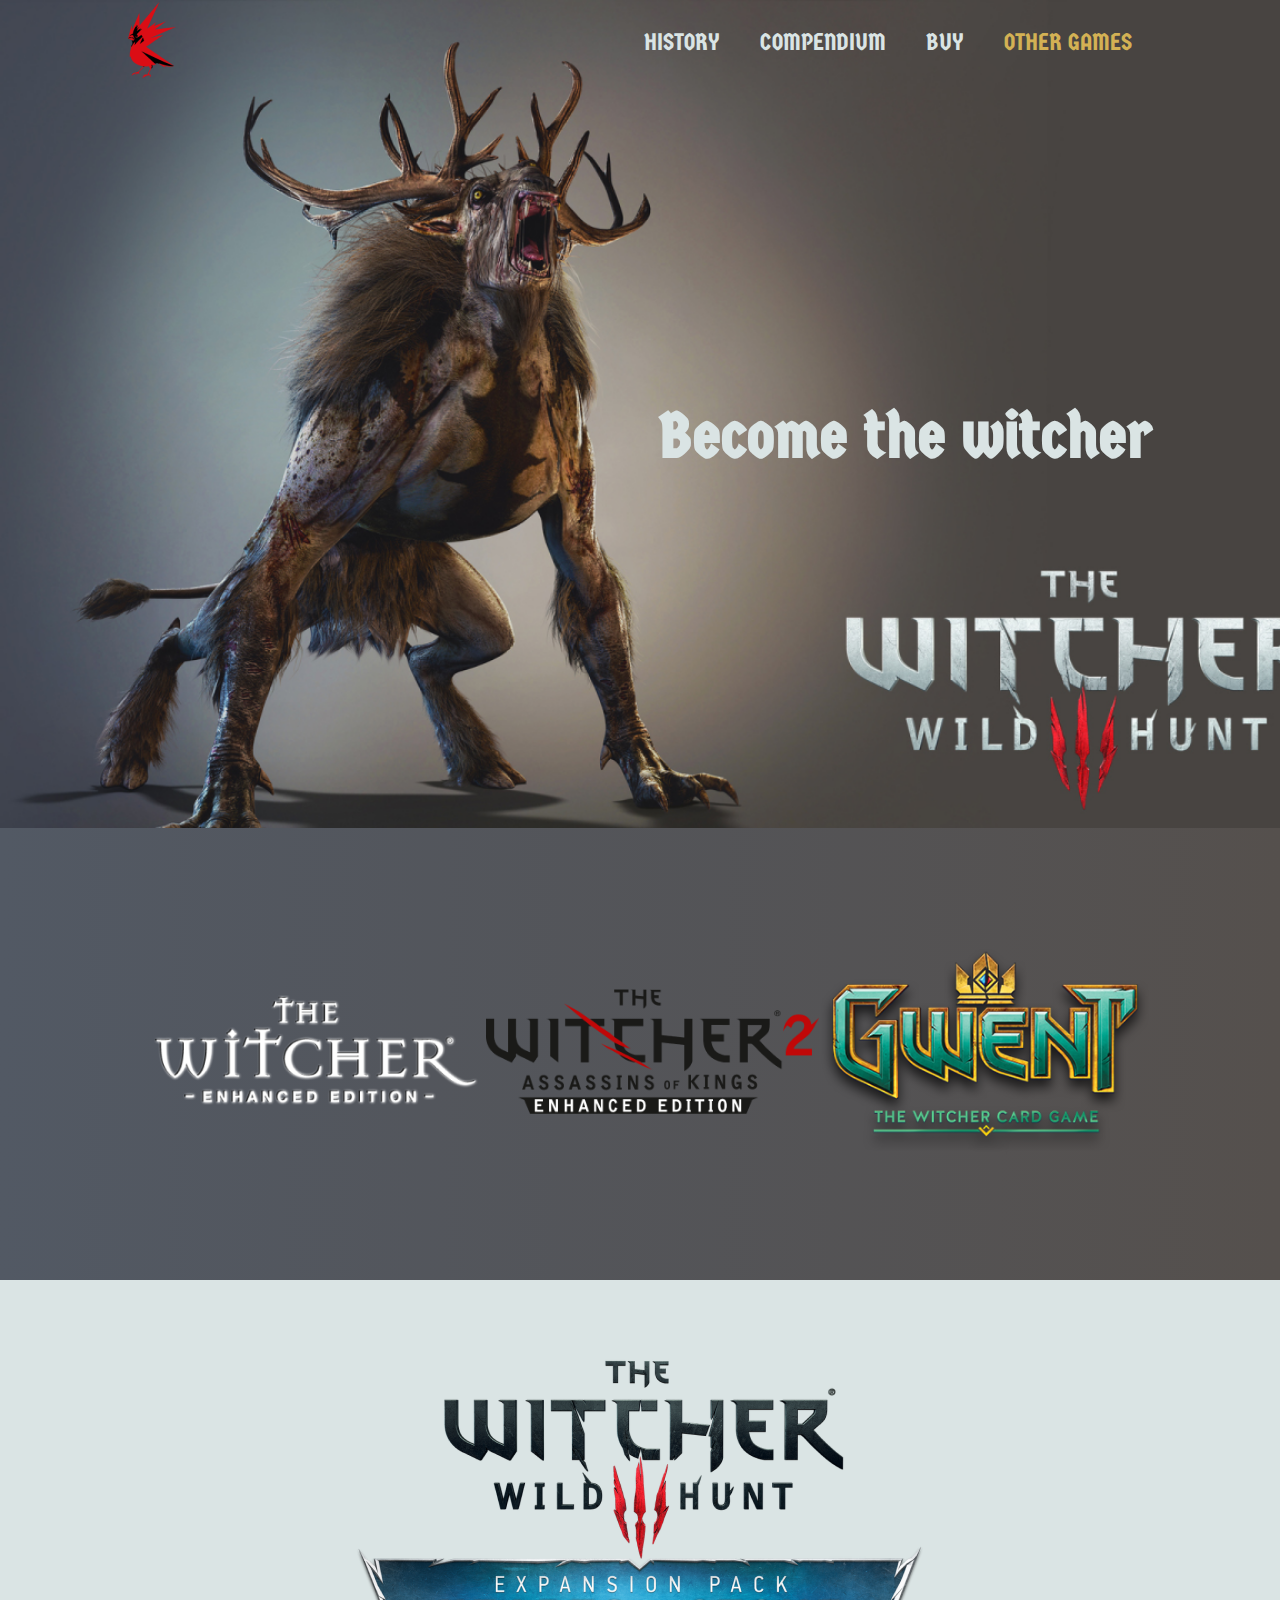
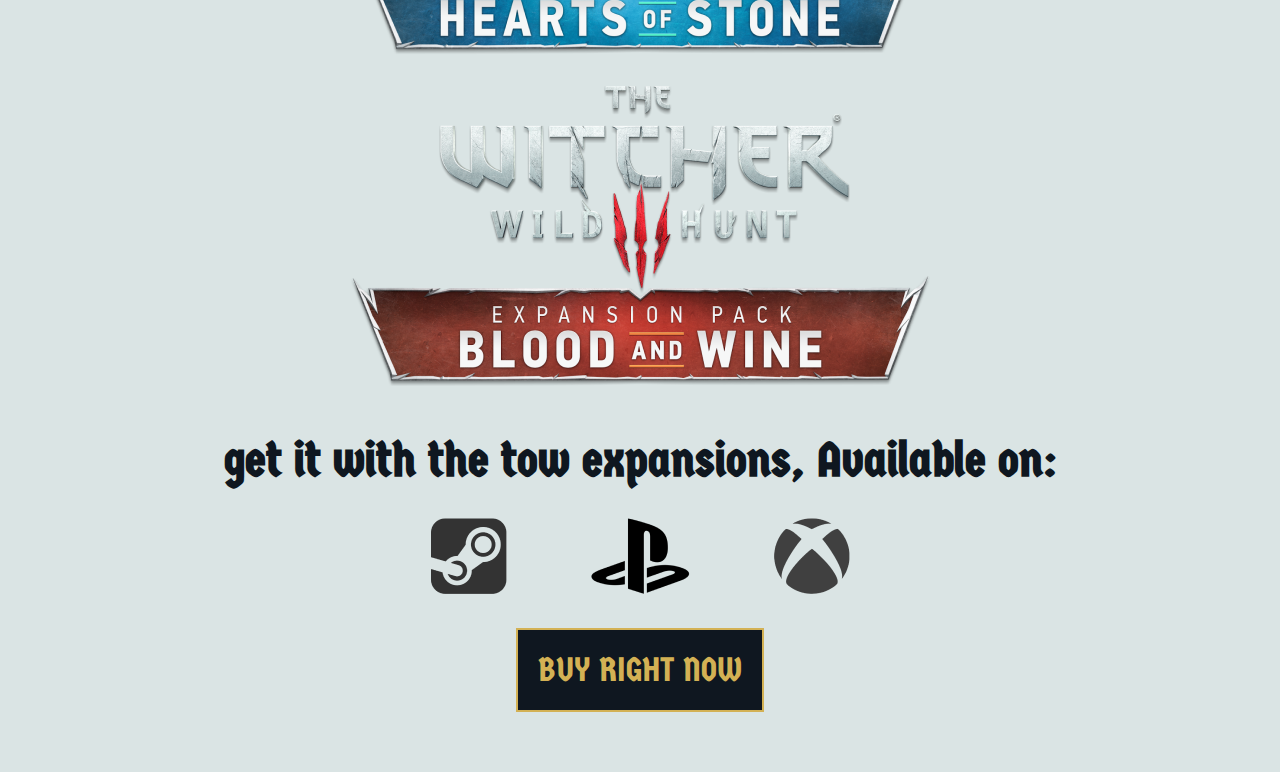
<file: other.html>
<!DOCTYPE html>
<html lang="en">

<head>
  <meta charset="UTF-8">
  <meta name="viewport" content="width=device-width, initial-scale=1.0">
  <meta http-equiv="X-UA-Compatible" content="ie=edge">
  <link rel="stylesheet" href="style.css">
  <link href="https://fonts.googleapis.com/css?family=Germania+One|Libre+Baskerville:400,700" rel="stylesheet">
  <title>The Witcher</title>
</head>

<body>
  <header class="other-header">
    <div class="container">
      <menu>
        <a href="index.html" ><img src="img/logo.png" alt=""></a>
        <ul>
          <li>
            <a href="history.html">history</a>
          </li>
          <li>
            <a href="compendium.html">compendium</a>
          </li>
          <li>
            <a href="buy.html">buy</a>
          </li>
          <li>
            <a href="other.html" class="active">other games</a>
          </li>
        </ul>
      </menu>
      <div class="home-text">
        <h1>Become the witcher</h1>
      </div>
    </div>
  </header>
  <section class="witcher-other-article">
    <div class="container">
      <div class="other-games">
        <a href=""><img src="img/witcher1-logo.png" alt=""></a>
        <a href=""><img src="img/witcher2-logo.png" alt=""></a>
        <a href=""><img src="img/gwent-logo.png" alt=""></a>
      </div>
    </div>
  </section>

  <footer class="home-footer">
    <div class="container">
      <div class="dlcs">
        <img src="img/dlc-heart.png" alt="">
        <img src="img/dlc-blood.png" alt="">
      </div>
      <h2>get it with the tow expansions, Available on:</h2>
      <div class="plataforms">
        <a href=""><img src="img/steam-logo.png" alt=""></a>
        <a href=""><img src="img/ps-logo.png" alt=""></a>
        <a href=""><img src="img/xbox-logo.png" alt=""></a>
      </div>
      <a href="" class="button">buy right now</a>
    </div>
  </footer>
</body>

</html>
</file>
<file: style.css>
* {
  margin: 0;
  padding: 0;
  -webkit-box-sizing: border-box;
          box-sizing: border-box;
}

h1,
h2 {
  font-family: "Germania One", cursive;
  color: #DAE4E4;
}

h1 {
  font-size: 4em;
}

h2 {
  font-size: 3em;
}

p {
  font-family: "Libre Baskerville", serif;
  color: #DAE4E4;
}

a {
  text-decoration: none;
}

img {
  max-width: 100%;
  height: auto;
}

.active {
  color: #D3B154;
}

.img-rotated {
  -webkit-transform: rotate(180deg);
          transform: rotate(180deg);
}

.container {
  width: 80%;
  margin: 0 auto;
}

.button {
  font-family: "Germania One", cursive;
  text-transform: uppercase;
  font-size: 2.125em;
  padding: 20px;
  background-color: #0F1720;
  color: #D3B154;
  border: 2px solid;
}

.button:hover {
  -webkit-box-shadow: 0px 0px 18px #0F1720;
          box-shadow: 0px 0px 18px #0F1720;
  background: #D3B154;
  color: #0F1720;
}

.home-header {
  background: url("img/home-header.jpg") no-repeat center fixed;
  background-size: cover;
}

menu {
  display: -webkit-box;
  display: -ms-flexbox;
  display: flex;
  -webkit-box-pack: justify;
      -ms-flex-pack: justify;
          justify-content: space-between;
}

menu ul {
  list-style: none;
  -ms-flex-item-align: center;
      -ms-grid-row-align: center;
      align-self: center;
}

menu ul li {
  float: left;
}

menu ul li a {
  padding: 20px;
  color: #DAE4E4;
  font-family: "Germania One", cursive;
  font-size: 1.5em;
  text-transform: uppercase;
}

menu ul li a:hover {
  color: #D3B154;
}

.home-text {
  padding: 315px 0;
  width: 40%;
}

.home-text h1 {
  margin-bottom: 40px;
}

.witcher-article {
  background: linear-gradient(90.3deg, #152533 0.11%, #213543 99.76%);
}

.witcher-article .article {
  display: -webkit-box;
  display: -ms-flexbox;
  display: flex;
  -webkit-box-align: center;
      -ms-flex-align: center;
          align-items: center;
  -ms-flex-wrap: wrap;
      flex-wrap: wrap;
}

.witcher-article .article .geralt-img {
  background: url("img/bg-geralt.png") no-repeat center;
  -webkit-box-flex: 1;
      -ms-flex: 1;
          flex: 1;
}

.witcher-article .article .article-body {
  -webkit-box-flex: 1;
      -ms-flex: 1;
          flex: 1;
  display: -webkit-box;
  display: -ms-flexbox;
  display: flex;
  -webkit-box-orient: vertical;
  -webkit-box-direction: normal;
      -ms-flex-direction: column;
          flex-direction: column;
  -webkit-box-align: center;
      -ms-flex-align: center;
          align-items: center;
}

.witcher-article .article .article-body h2 {
  margin-bottom: 30px;
}

.witcher-article .article .article-body p {
  font-size: 1em;
}

.witcher-article .article .article-body .button {
  margin-top: 20px;
}

.gwent {
  background: #000000;
}

.gwent .container {
  padding: 60px 0;
  display: -webkit-box;
  display: -ms-flexbox;
  display: flex;
  -webkit-box-orient: vertical;
  -webkit-box-direction: normal;
      -ms-flex-direction: column;
          flex-direction: column;
  -webkit-box-align: center;
      -ms-flex-align: center;
          align-items: center;
}

.gwent .container .gwent-img {
  padding: 20px 0;
  max-width: 100%;
}

.home-footer {
  background: #DAE4E4;
}

.home-footer .container {
  padding: 60px 0;
  display: -webkit-box;
  display: -ms-flexbox;
  display: flex;
  -webkit-box-orient: vertical;
  -webkit-box-direction: normal;
      -ms-flex-direction: column;
          flex-direction: column;
  -webkit-box-align: center;
      -ms-flex-align: center;
          align-items: center;
}

.home-footer .dlcs {
  display: -webkit-box;
  display: -ms-flexbox;
  display: flex;
  -webkit-box-pack: center;
      -ms-flex-pack: center;
          justify-content: center;
  -ms-flex-wrap: wrap;
      flex-wrap: wrap;
  -webkit-box-align: center;
      -ms-flex-align: center;
          align-items: center;
}

.home-footer .dlcs img {
  max-width: 100%;
  margin: 15px;
}

.home-footer h2 {
  color: #0F1720;
  margin: 30px 0;
}

.home-footer .plataforms img {
  padding: 0 40px;
  margin-bottom: 30px;
}

@media screen and (max-width: 1024px) {
  .home-text {
    width: 80%;
  }
  .article {
    -webkit-box-orient: vertical;
    -webkit-box-direction: normal;
        -ms-flex-direction: column;
            flex-direction: column;
    padding-bottom: 40px;
  }
  .dlcs {
    -webkit-box-orient: vertical;
    -webkit-box-direction: normal;
        -ms-flex-direction: column;
            flex-direction: column;
  }
  .dlcs img {
    padding: 10px 0;
  }
}

@media screen and (max-width: 724px) {
  menu {
    -webkit-box-orient: vertical;
    -webkit-box-direction: normal;
        -ms-flex-direction: column;
            flex-direction: column;
    -webkit-box-pack: center;
        -ms-flex-pack: center;
            justify-content: center;
    -webkit-box-align: center;
        -ms-flex-align: center;
            align-items: center;
  }
  menu ul li a {
    padding: 10px;
  }
  .home-text {
    width: 100%;
    padding: 80px 0;
  }
  .geralt-img {
    background-size: contain;
  }
  .geralt-img img {
    max-width: 100%;
    height: auto;
  }
  .article {
    -webkit-box-orient: vertical;
    -webkit-box-direction: normal;
        -ms-flex-direction: column;
            flex-direction: column;
    padding-bottom: 40px;
  }
  .dlcs {
    -webkit-box-orient: vertical;
    -webkit-box-direction: normal;
        -ms-flex-direction: column;
            flex-direction: column;
  }
  .dlcs img {
    padding: 10px 0;
  }
}

.history-header {
  background: url("img/history-home.png") no-repeat center fixed;
  background-size: cover;
}

.header-history-text {
  text-align: center;
  padding: 400px 0;
}

.witcher-history-article {
  background: linear-gradient(90.29deg, #4A575D 0.11%, #213543 99.76%);
}

.witcher-history-article .article {
  display: -webkit-box;
  display: -ms-flexbox;
  display: flex;
}

.witcher-history-article .article .article-body {
  display: -webkit-box;
  display: -ms-flexbox;
  display: flex;
  -webkit-box-orient: vertical;
  -webkit-box-direction: normal;
      -ms-flex-direction: column;
          flex-direction: column;
  -webkit-box-align: center;
      -ms-flex-align: center;
          align-items: center;
  margin: 80px 10px;
}

.witcher-history-article .article .article-body .article-block {
  text-align: center;
  background: rgba(35, 55, 68, 0.15);
  border: 1px solid #3C5B6A;
}

.witcher-history-article .article .article-body .article-block h2 {
  text-transform: uppercase;
  margin-top: 30px;
}

.witcher-history-article .article .article-body .article-block .text-article {
  margin: 30px 0;
  padding: 0 20px;
}

.witcher-history-article .article .article-body .red {
  border: 1px solid #4A404B;
}

.compendium-header {
  background: url("img/compendium-header.jpg") no-repeat center fixed;
  background-size: cover;
}

.witcher-compendium-article {
  background: linear-gradient(90.06deg, #485053 0.11%, #213543 99.76%);
}

.witcher-compendium-article .article {
  display: -webkit-box;
  display: -ms-flexbox;
  display: flex;
  -webkit-box-align: center;
      -ms-flex-align: center;
          align-items: center;
  padding: 60px 0;
}

.witcher-compendium-article .article .char-img {
  -webkit-box-flex: 1;
      -ms-flex: 1;
          flex: 1;
  display: -webkit-box;
  display: -ms-flexbox;
  display: flex;
  -webkit-box-pack: center;
      -ms-flex-pack: center;
          justify-content: center;
}

.witcher-compendium-article .article .geralt-img {
  background: url("img/bg-geralt.png") no-repeat center;
}

.witcher-compendium-article .article .dandelion-img {
  background: url("img/bg-dan.png") no-repeat center;
}

.witcher-compendium-article .article .triss-img {
  background: url("img/bg-triss.png") no-repeat center;
}

.witcher-compendium-article .article .ciri-img {
  background: url("img/bg-ciri.png") no-repeat center;
}

.witcher-compendium-article .article .yen-img {
  background: url("img/bg-yen.png") no-repeat center;
}

.witcher-compendium-article .article .article-body {
  -webkit-box-flex: 1;
      -ms-flex: 1;
          flex: 1;
  text-align: center;
}

.buy-header {
  background: url("img/buy-header.jpg") no-repeat center fixed;
  background-size: cover;
}

.buy-header h1 {
  color: #0F1720;
}

.witcher-buy-article {
  background: linear-gradient(90.64deg, #EEC873 0.37%, #BF8B69 99.4%);
}

.witcher-buy-article .article {
  display: -webkit-box;
  display: -ms-flexbox;
  display: flex;
  padding: 60px 0;
  -webkit-box-align: center;
      -ms-flex-align: center;
          align-items: center;
}

.witcher-buy-article .article .dlc-img {
  -webkit-box-flex: 1;
      -ms-flex: 1;
          flex: 1;
}

.witcher-buy-article .article .article-body {
  -webkit-box-flex: 1;
      -ms-flex: 1;
          flex: 1;
  text-align: center;
}

.witcher-buy-article .article .article-body h2 {
  margin-bottom: 20px;
  color: #0F1720;
}

.witcher-buy-article .article .article-body p {
  color: #0F1720;
}

.buy-footer {
  background: linear-gradient(90.64deg, #EEC873 0.37%, #BF8B69 99.4%);
}

.other-header {
  background: url("img/other-header.png") no-repeat center fixed;
  background-size: cover;
}

.other-header .home-text {
  width: 100%;
  display: -webkit-box;
  display: -ms-flexbox;
  display: flex;
  -webkit-box-pack: end;
      -ms-flex-pack: end;
          justify-content: flex-end;
}

.witcher-other-article {
  background: linear-gradient(90.62deg, #525964 0.11%, #55504D 99.76%);
}

.witcher-other-article .other-games {
  display: -webkit-box;
  display: -ms-flexbox;
  display: flex;
  -webkit-box-pack: justify;
      -ms-flex-pack: justify;
          justify-content: space-between;
  -webkit-box-align: center;
      -ms-flex-align: center;
          align-items: center;
  padding: 120px 0;
}
/*# sourceMappingURL=style.css.map */
</file>
